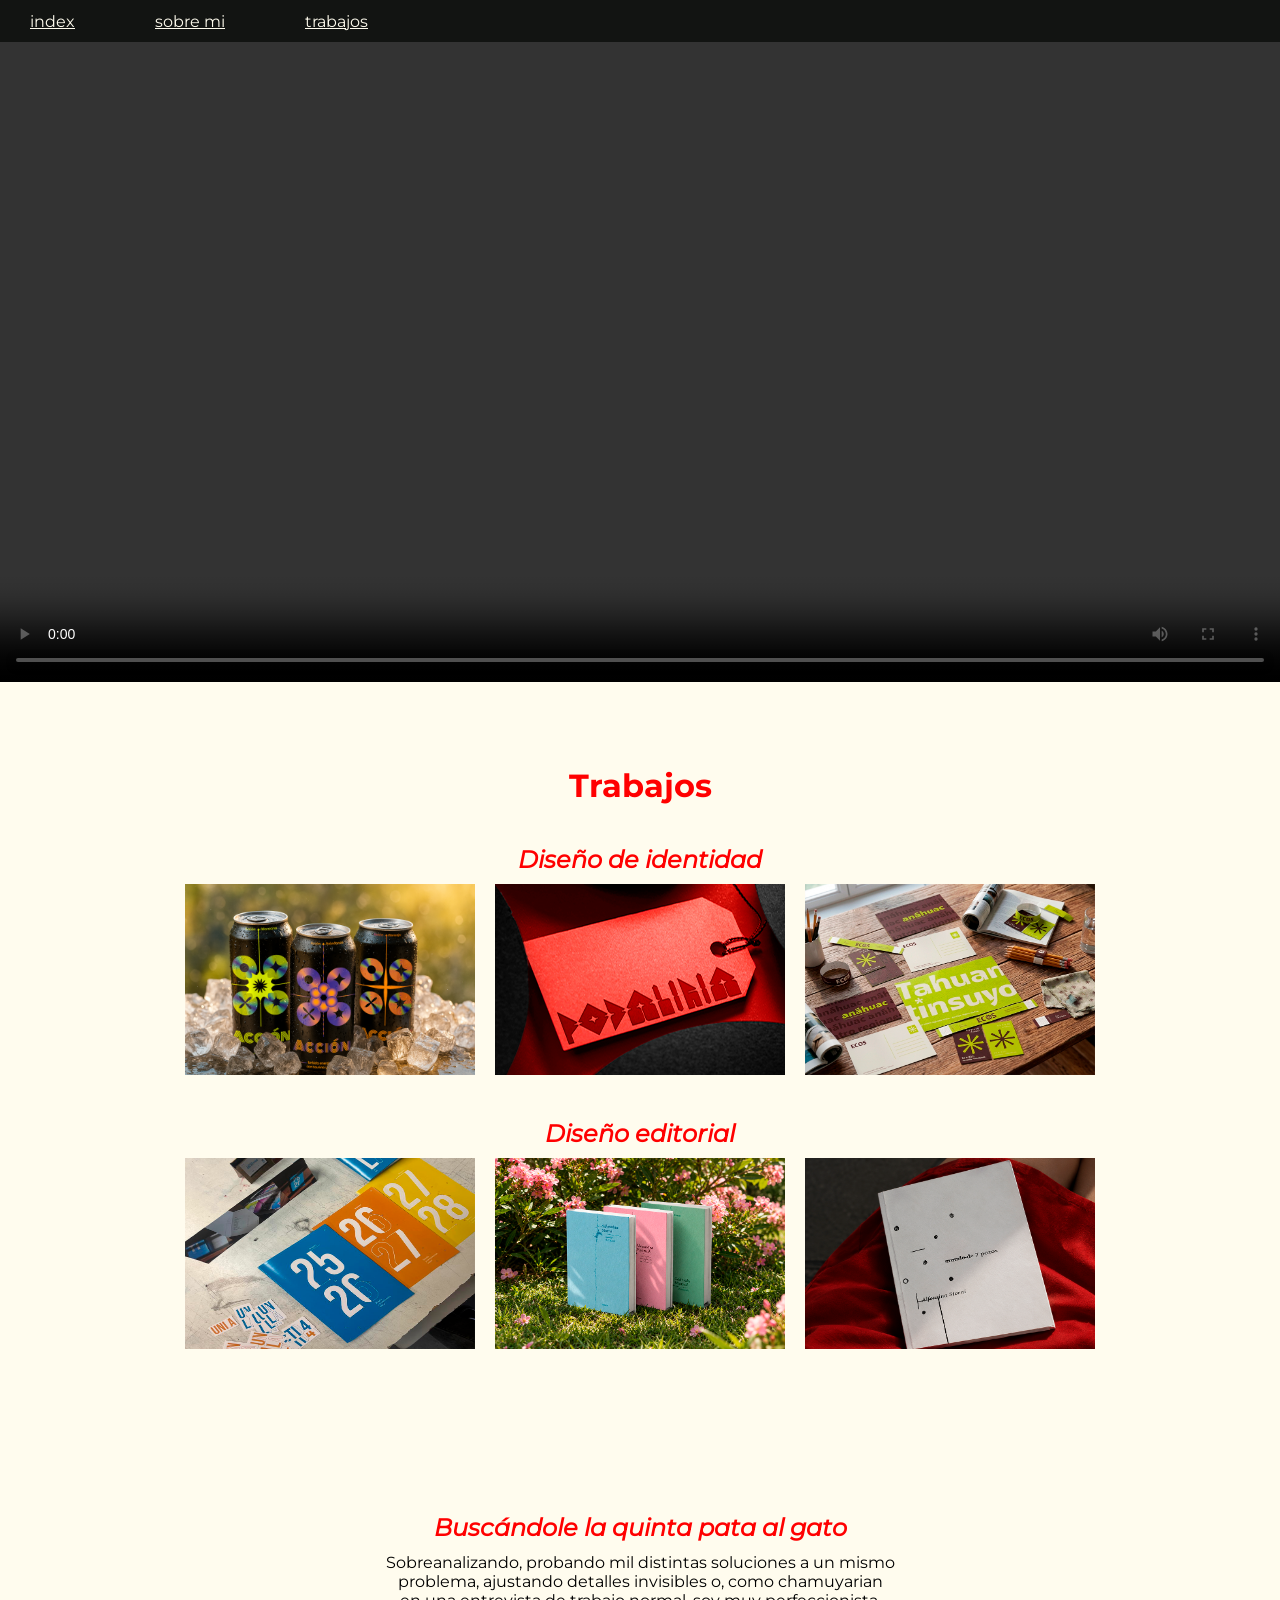
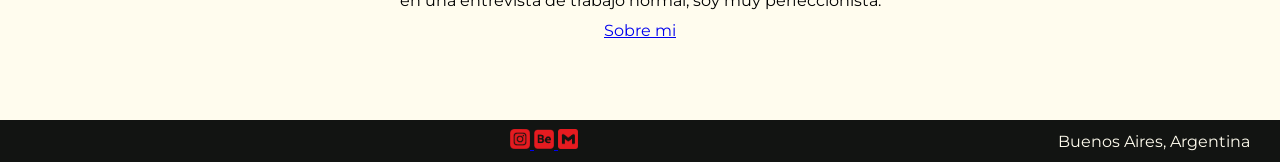
<file: index.html>
<!DOCTYPE HTML>
<html>

<head>
    <meta charset="utf-8" />
    <title>Mi portafolio</title>
    <link rel="stylesheet" href="estilo.css">
    <link rel="icon" type="img" href="img/favicon.png">
</head>

<body>
    <header>
        <nav class="navportfolio">
            <a href="index.html">index</a>
            <a href="sobremi.html">sobre mi</a>
            <a href="accion.html">trabajos</a>
        </nav>
    </header>
    <main>
        <section class="hiro">
            <video src="Video/haciendo-un-poco-de-mucho.mp4" controls autoplay width="1920" height="1080">
            </video>
        </section>


        <section class="trabajos">
            <h1>Trabajos</h1>
            <h2>Diseño de identidad</h2>
            <article class="identidad">
                <a href="accion.html">
                    <img src="img/packagings.png" alt="lata de bebida energizante" height="191px" width="290px">
                </a>
                <a href="marcaderopa.html">
                    <img src="img/podaliria-etiqueta.png" alt="etiqueta de ropa" height="191" width="290">
                </a>
                <a href="encuentrocultural.html">
                    <img src="img/encuentro.png" alt="encuentro cultural" height="191" width="290">
                </a>
            </article>

            <h2>Diseño editorial</h2>
            <article class="editorial">
                <a href="anuario.html">
                    <img src="img/anuarios2.png" alt="Anuarios de la UNLa" height="191" width="290">
                </a>
                <a href="coleccion.html">
                    <img src="img/coleccion-uno.png" alt="Colección de libros" height="191" width="290">
                </a>
                <a href="libro.html">
                    <img src="img/libro-uno.png" alt="libro mundode 7 pozos" height="191" width="290">
                </a>
            </article>
        </section>

        <section class="bienvenida">

            <h2>Buscándole la quinta pata al gato</h2>
            <p>Sobreanalizando, probando mil distintas soluciones a un mismo problema, ajustando detalles invisibles
                o,
                como chamuyarian en una entrevista de trabajo normal, soy muy perfeccionista.</p>

            <article class="button">
                <a href="sobremi.html">
                    <p>Sobre mi</p>
                </a>
                <a href="sobremi.html">

        </section>

    </main>

    <footer>
        <div>
            <a href="https://www.instagram.com/haciendounpocodemucho/">
                <img src="img/instagram.png" alt="instagram" height="20px" width="20px">
            </a>
            <a href="https://www.behance.net/rocomartinez4">
                <img src="img/behance.png" alt="behance" height="20px" width="20px">
            </a>
            <a href="https://mail.google.com/mail/u/0/#inbox">
                <img src="img/gmail.png" alt="mail" height="20px" width="20px">
            </a>
        </div>
        <a>Buenos Aires, Argentina</a>
    </footer>
</body>

</html>
</file>
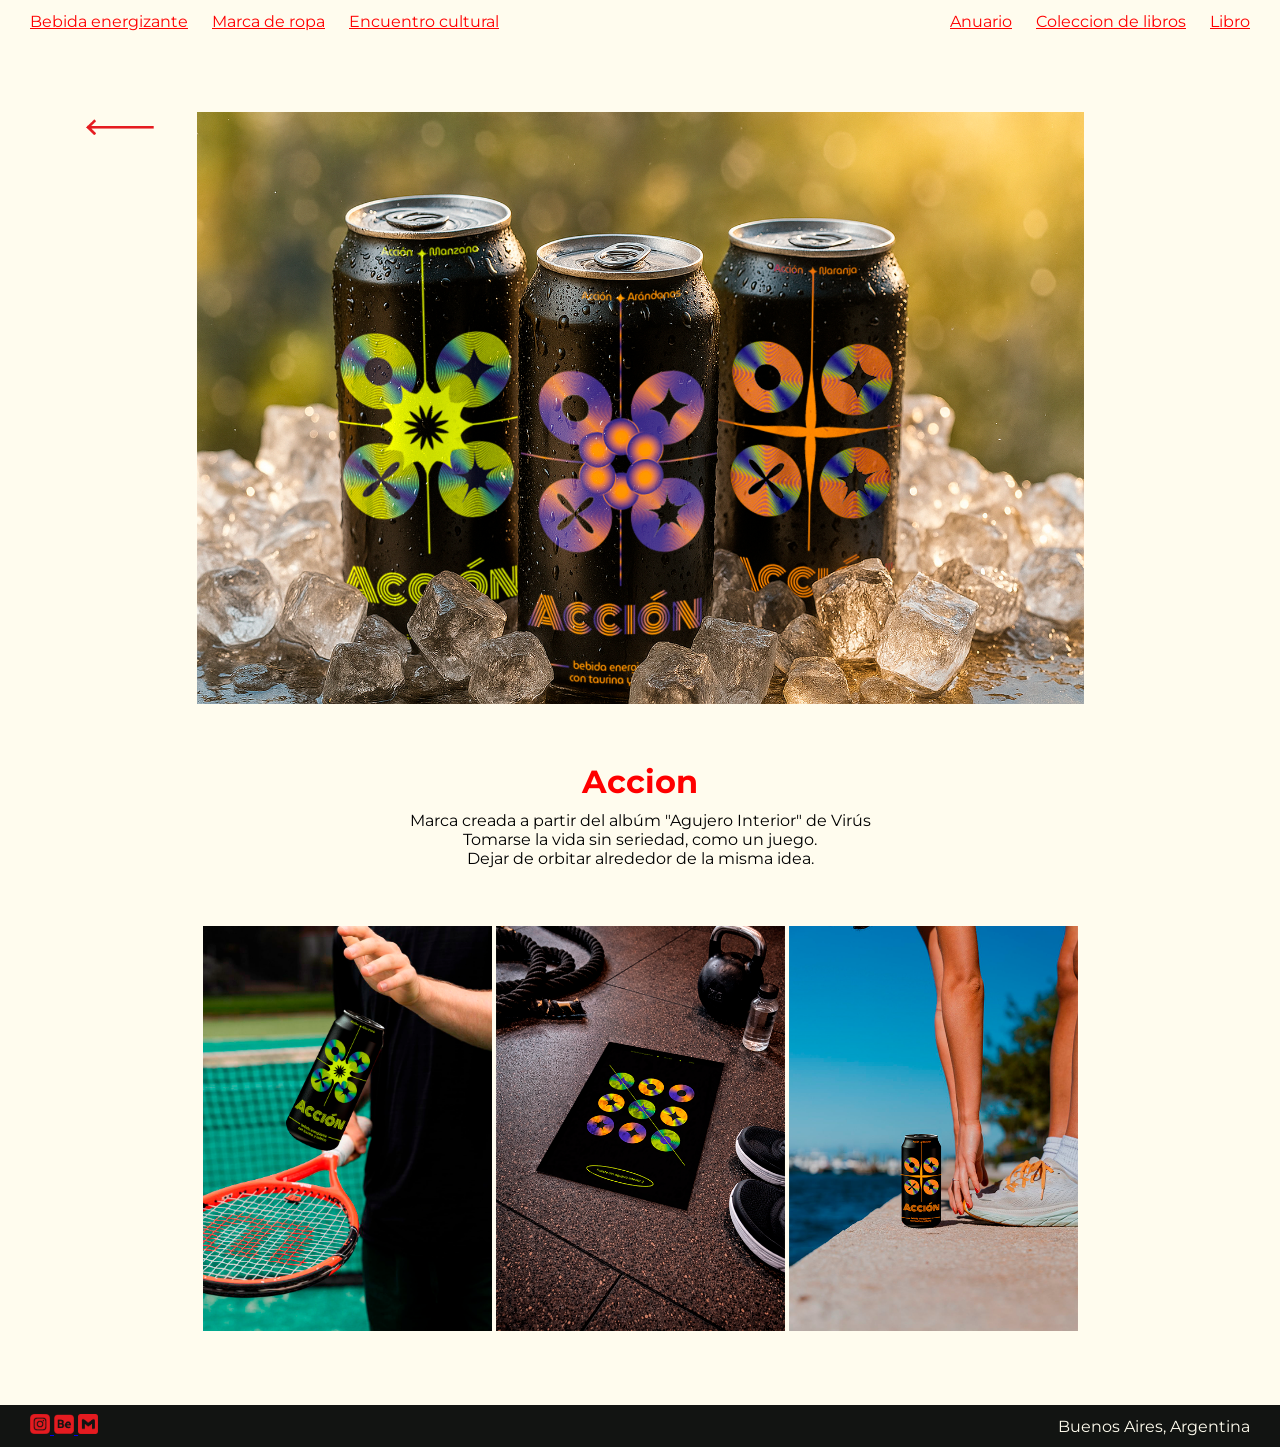
<file: accion.html>
<!DOCTYPE HTML>
<html>

<head>
    <meta charset="utf-8" />
    <title>accion</title>
    <link rel="stylesheet" href="estilo.css">
    <link rel="icon" type="img" href="img/favicon.png">
</head>

<body>
    <header>
        <nav class="galeria">
            <div id="trabajoidentidad">
                <a href="accion.html">Bebida energizante</a>
                <a href="marcaderopa.html">Marca de ropa</a>
                <a href="encuentrocultural.html">Encuentro cultural</a>
            </div>
            <div id="trabajoeditorial">
                <a href="anuario.html">Anuario</a>
                <a href="coleccion.html">Coleccion de libros</a>
                <a href="libro.html">Libro</a>
            </div>
        </nav>
    </header>
    <main>
        <section class="mainaccion">
            <article class="hiroaccion">
                <a href="index.html">
                    <img src="img/flecha-02-02-02.png" width="70px" height="20px">
                </a>
                <img src="img/packagings.png" width="887px" height="592px">
            </article>
            <article class="accion">
                <h1>Accion</h1>
                <p>Marca creada a partir del albúm "Agujero Interior" de Virús</p>
                <p>Tomarse la vida sin seriedad, como un juego.</p>
                <p>Dejar de orbitar alrededor de la misma idea.</p>
            </article>
            <article class="imagenes">
                <img src="img/accion-uno.png" width="289px" height="405px">
                <img src="img/accion-tres.png" width="289px" height="405px">
                <img src="img/accion-dos.png" width="289px" height="405px">
            </article>
        </section>

    </main>
    <footer>
        <div>
            <a href="https://www.instagram.com/haciendounpocodemucho/">
                <img src="img/instagram.png" alt="instagram" height="20px" width="20px">
            </a>
            <a href="https://www.behance.net/rocomartinez4">
                <img src="img/behance.png" alt="behance" height="20px" width="20px">
            </a>
            <a href="https://mail.google.com/mail/u/0/#inbox">
                <img src="img/gmail.png" alt="mail" height="20px" width="20px">
            </a>
        </div>
        <a>Buenos Aires, Argentina</a>
    </footer>
</body>

</html>
</file>
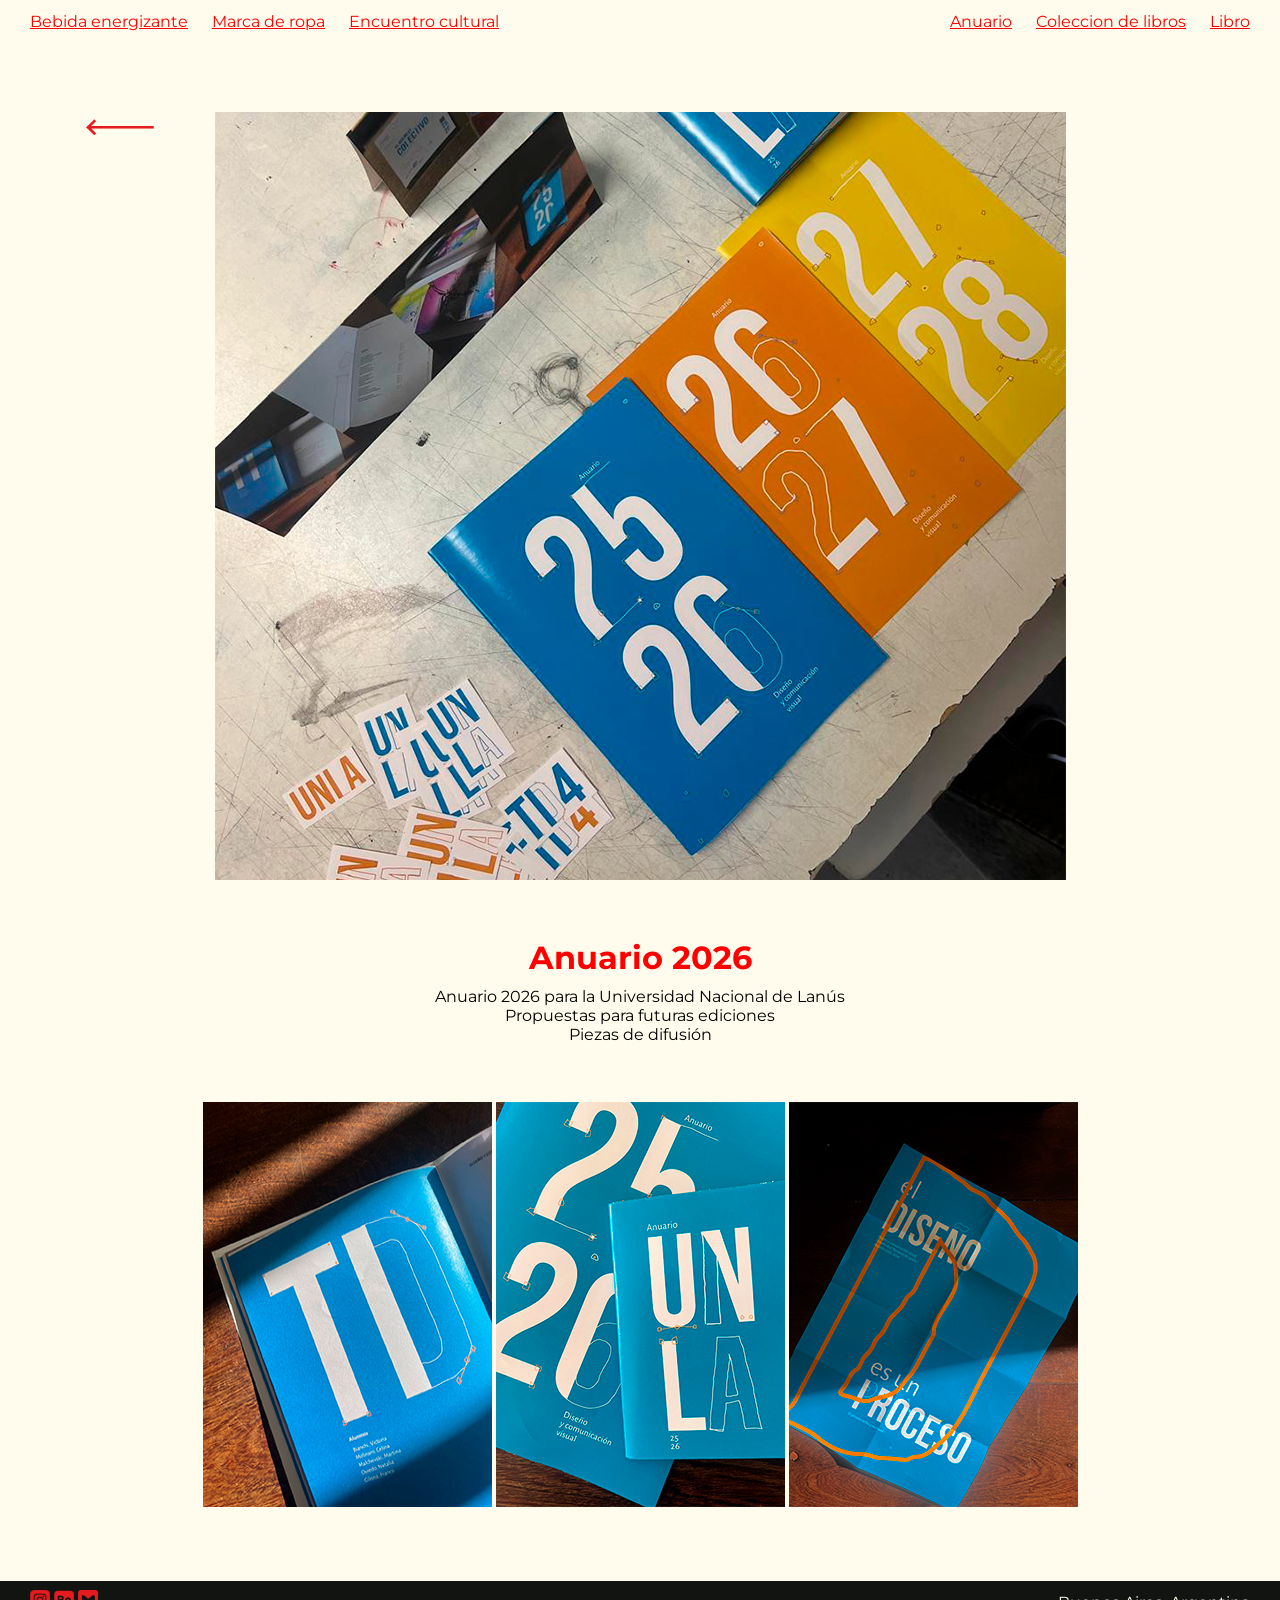
<file: anuario.html>
<!DOCTYPE HTML>
<html>

<head>
    <meta charset="utf-8" />
    <title>accion</title>
    <link rel="stylesheet" href="estilo.css">
    <link rel="icon" type="img" href="img/favicon.png">
</head>

<body>
    <header>
        <nav class="galeria">
            <div id="trabajoidentidad">
                <a href="accion.html">Bebida energizante</a>
                <a href="marcaderopa.html">Marca de ropa</a>
                <a href="encuentrocultural.html">Encuentro cultural</a>
            </div>
            <div id="trabajoeditorial">
                <a href="Accion">Anuario</a>
                <a href="coleccion.html">Coleccion de libros</a>
                <a href="libro.html">Libro</a>
            </div>
        </nav>
    </header>
    <main>
        <section class="mainaccion">
            <article class="hiroaccion">
                <a href="index.html">
                    <img src="img/flecha-02-02-02.png" width="70px" height="20px">
                </a>
                <img src="img/anuarios2.png" width="851px" height="768x">
            </article>
            <article class="accion">
                <h1>Anuario 2026</h1>
                <p>Anuario 2026 para la Universidad Nacional de Lanús</p>
                <p>Propuestas para futuras ediciones</p>
                <p>Piezas de difusión</p>
            </article>
            <article class="imagenes">
                <img src="img/anuario-uno.png" width="289px" height="405px">
                <img src="img/anuario-dos.png" width="289px" height="405px">
                <img src="img/anuario-tres.png" width="289px" height="405px">
            </article>
        </section>

    </main>
    <footer>
        <div>
            <a href="https://www.instagram.com/haciendounpocodemucho/">
                <img src="img/instagram.png" alt="instagram" height="20px" width="20px">
            </a>
            <a href="https://www.behance.net/rocomartinez4">
                <img src="img/behance.png" alt="behance" height="20px" width="20px">
            </a>
            <a href="https://mail.google.com/mail/u/0/#inbox">
                <img src="img/gmail.png" alt="mail" height="20px" width="20px">
            </a>
        </div>
        <a>Buenos Aires, Argentina</a>
    </footer>
</body>

</html>
</file>
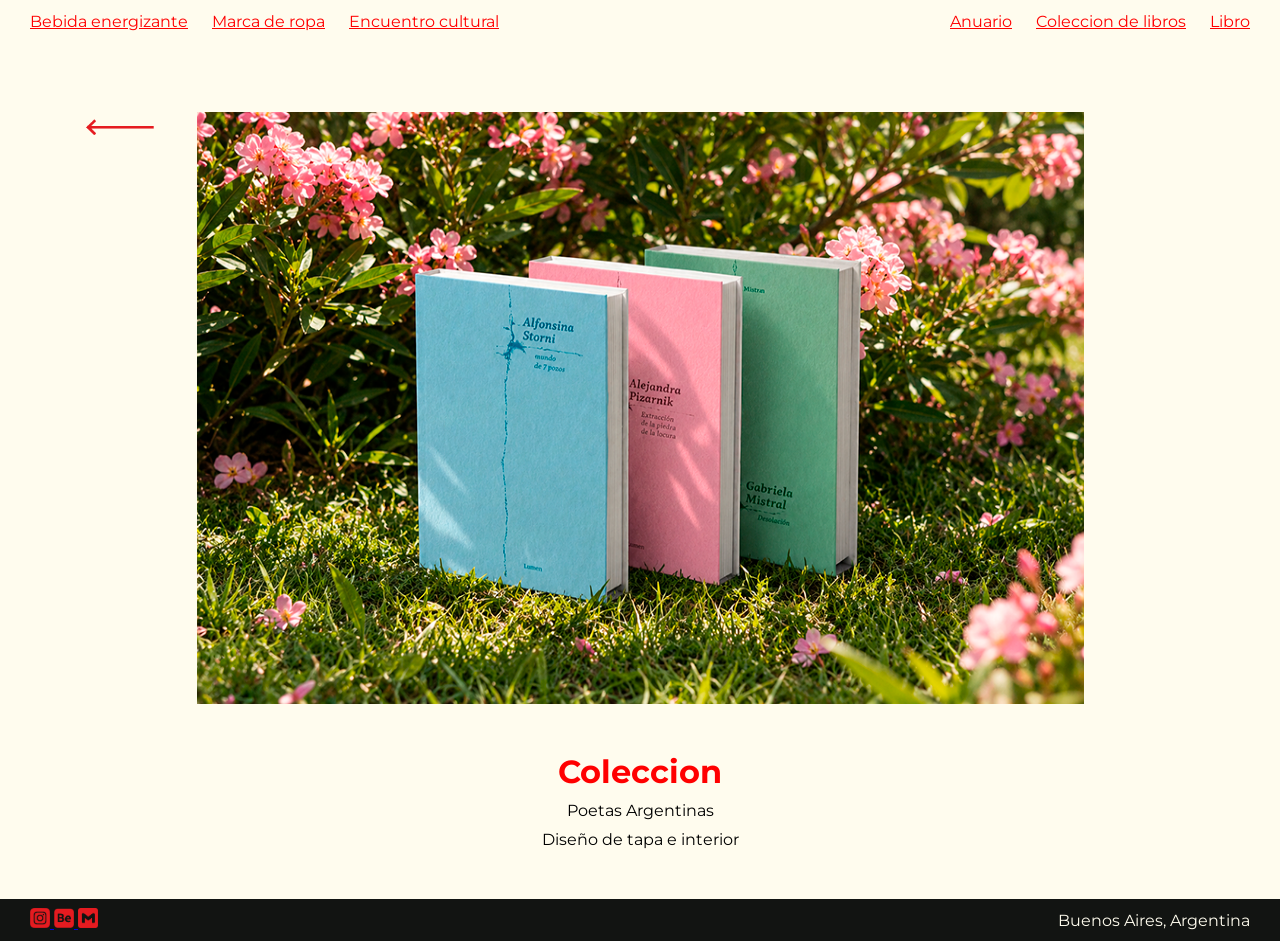
<file: coleccion.html>
<!DOCTYPE HTML>
<html>

<head>
    <meta charset="utf-8" />
    <title>accion</title>
    <link rel="stylesheet" href="estilo.css">
    <link rel="icon" type="img" href="img/favicon.png">
</head>

<body>
    <header>
        <nav class="galeria">
            <div id="trabajoidentidad">
                <a href="Accion">Bebida energizante</a>
                <a href="marcaderopa.html">Marca de ropa</a>
                <a href="encuentrocultural.html">Encuentro cultural</a>
            </div>
            <div id="trabajoeditorial">
                <a href="anuario.html">Anuario</a>
                <a href="coleccion.html">Coleccion de libros</a>
                <a href="libro.html">Libro</a>
            </div>
        </nav>
    </header>
    <main>
        <section class="mainaccion">
            <article class="hiroaccion">
                <a href="index.html">
                    <img src="img/flecha-02-02-02.png" width="70px" height="20px">
                </a>
                <img src="img/coleccion-uno.png" width="887px" height="592px">
            </article>
            <article class="Ecos">
                <h1>Coleccion</h1>
                <p>Poetas Argentinas</p>
                <p>Diseño de tapa e interior
                </p>
            </article>
        </section>

    </main>
    <footer>
        <div>
            <a href="https://www.instagram.com/haciendounpocodemucho/">
                <img src="img/instagram.png" alt="instagram" height="20px" width="20px">
            </a>
            <a href="https://www.behance.net/rocomartinez4">
                <img src="img/behance.png" alt="behance" height="20px" width="20px">
            </a>
            <a href="https://mail.google.com/mail/u/0/#inbox">
                <img src="img/gmail.png" alt="mail" height="20px" width="20px">
            </a>
        </div>
        <a>Buenos Aires, Argentina</a>
    </footer>
</body>

</html>
</file>
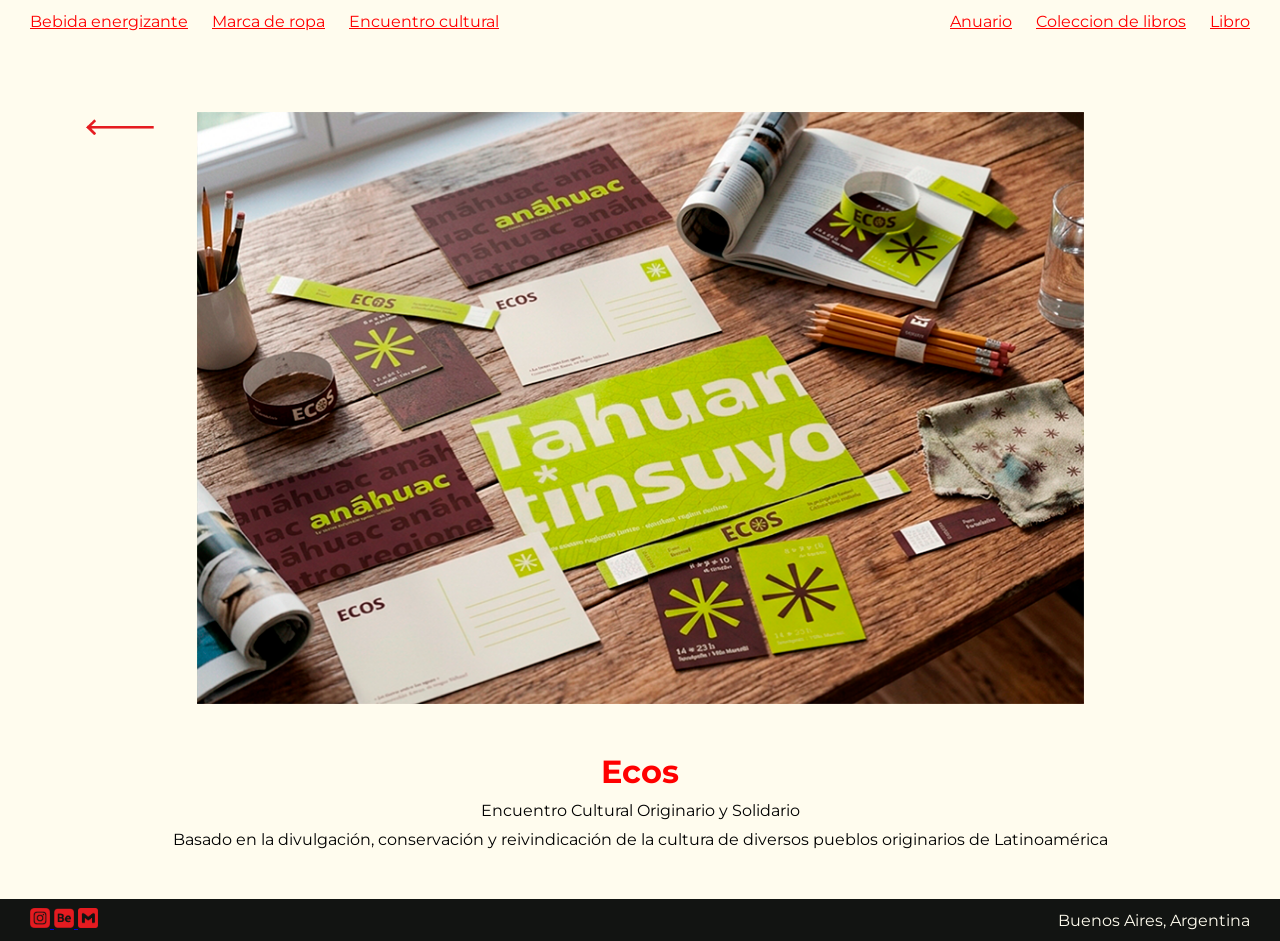
<file: encuentrocultural.html>
<!DOCTYPE HTML>
<html>

<head>
    <meta charset="utf-8" />
    <title>accion</title>
    <link rel="stylesheet" href="estilo.css">
    <link rel="icon" type="img" href="img/favicon.png">
</head>

<body>
    <header>
        <nav class="galeria">
            <div id="trabajoidentidad">
                <a href="Accion">Bebida energizante</a>
                <a href="marcaderopa.html">Marca de ropa</a>
                <a href="encuentrocultural.html">Encuentro cultural</a>
            </div>
            <div id="trabajoeditorial">
                <a href="anuario.html">Anuario</a>
                <a href="coleccion.html">Coleccion de libros</a>
                <a href="libro.html">Libro</a>
            </div>
        </nav>
    </header>
    <main>
        <section class="mainaccion">
            <article class="hiroaccion">
                <a href="index.html">
                    <img src="img/flecha-02-02-02.png" width="70px" height="20px">
                </a>
                <img src="img/encuentro.png" width="887px" height="592px">
            </article>
            <article class="Ecos">
                <h1>Ecos</h1>
                <p>Encuentro Cultural Originario y Solidario</p>
                <p> Basado en la divulgación, conservación y reivindicación de la cultura de diversos pueblos
                    originarios de Latinoamérica </p>
            </article>
        </section>

    </main>
    <footer>
        <div>
            <a href="https://www.instagram.com/haciendounpocodemucho/">
                <img src="img/instagram.png" alt="instagram" height="20px" width="20px">
            </a>
            <a href="https://www.behance.net/rocomartinez4">
                <img src="img/behance.png" alt="behance" height="20px" width="20px">
            </a>
            <a href="https://mail.google.com/mail/u/0/#inbox">
                <img src="img/gmail.png" alt="mail" height="20px" width="20px">
            </a>
        </div>
        <a>Buenos Aires, Argentina</a>
    </footer>
</body>

</html>
</file>
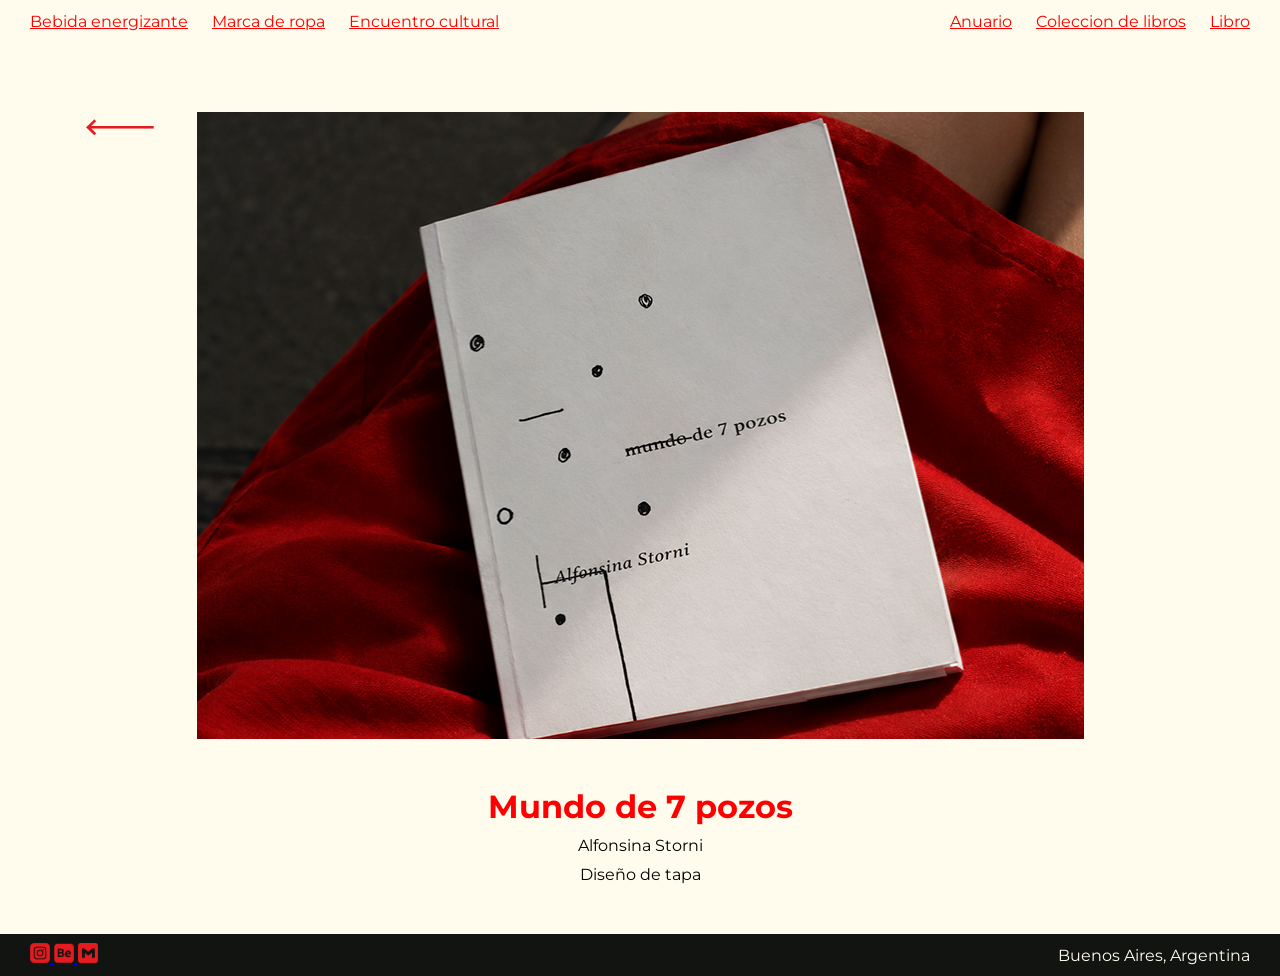
<file: libro.html>
<!DOCTYPE HTML>
<html>

<head>
    <meta charset="utf-8" />
    <title>accion</title>
    <link rel="stylesheet" href="estilo.css">
    <link rel="icon" type="img" href="img/favicon.png">
</head>

<body>
    <header>
        <nav class="galeria">
            <div id="trabajoidentidad">
                <a href="Accion">Bebida energizante</a>
                <a href="marcaderopa.html">Marca de ropa</a>
                <a href="encuentrocultural.html">Encuentro cultural</a>
            </div>
            <div id="trabajoeditorial">
                <a href="anuario.html">Anuario</a>
                <a href="coleccion.html">Coleccion de libros</a>
                <a href="libro.html">Libro</a>
            </div>
        </nav>
    </header>
    <main>
        <section class="mainaccion">
            <article class="hiroaccion">
                <a href="index.html">
                    <img src="img/flecha-02-02-02.png" width="70px" height="20px">
                </a>
                <img src="img/libro-uno.png" width="887px" height="627px">
            </article>
            <article class="Ecos">
                <h1>Mundo de 7 pozos</h1>
                <p>Alfonsina Storni</p>
                <p>Diseño de tapa
                </p>
            </article>
        </section>

    </main>
    <footer>
        <div>
            <a href="https://www.instagram.com/haciendounpocodemucho/">
                <img src="img/instagram.png" alt="instagram" height="20px" width="20px">
            </a>
            <a href="https://www.behance.net/rocomartinez4">
                <img src="img/behance.png" alt="behance" height="20px" width="20px">
            </a>
            <a href="https://mail.google.com/mail/u/0/#inbox">
                <img src="img/gmail.png" alt="mail" height="20px" width="20px">
            </a>
        </div>
        <a>Buenos Aires, Argentina</a>
    </footer>
</body>

</html>
</file>
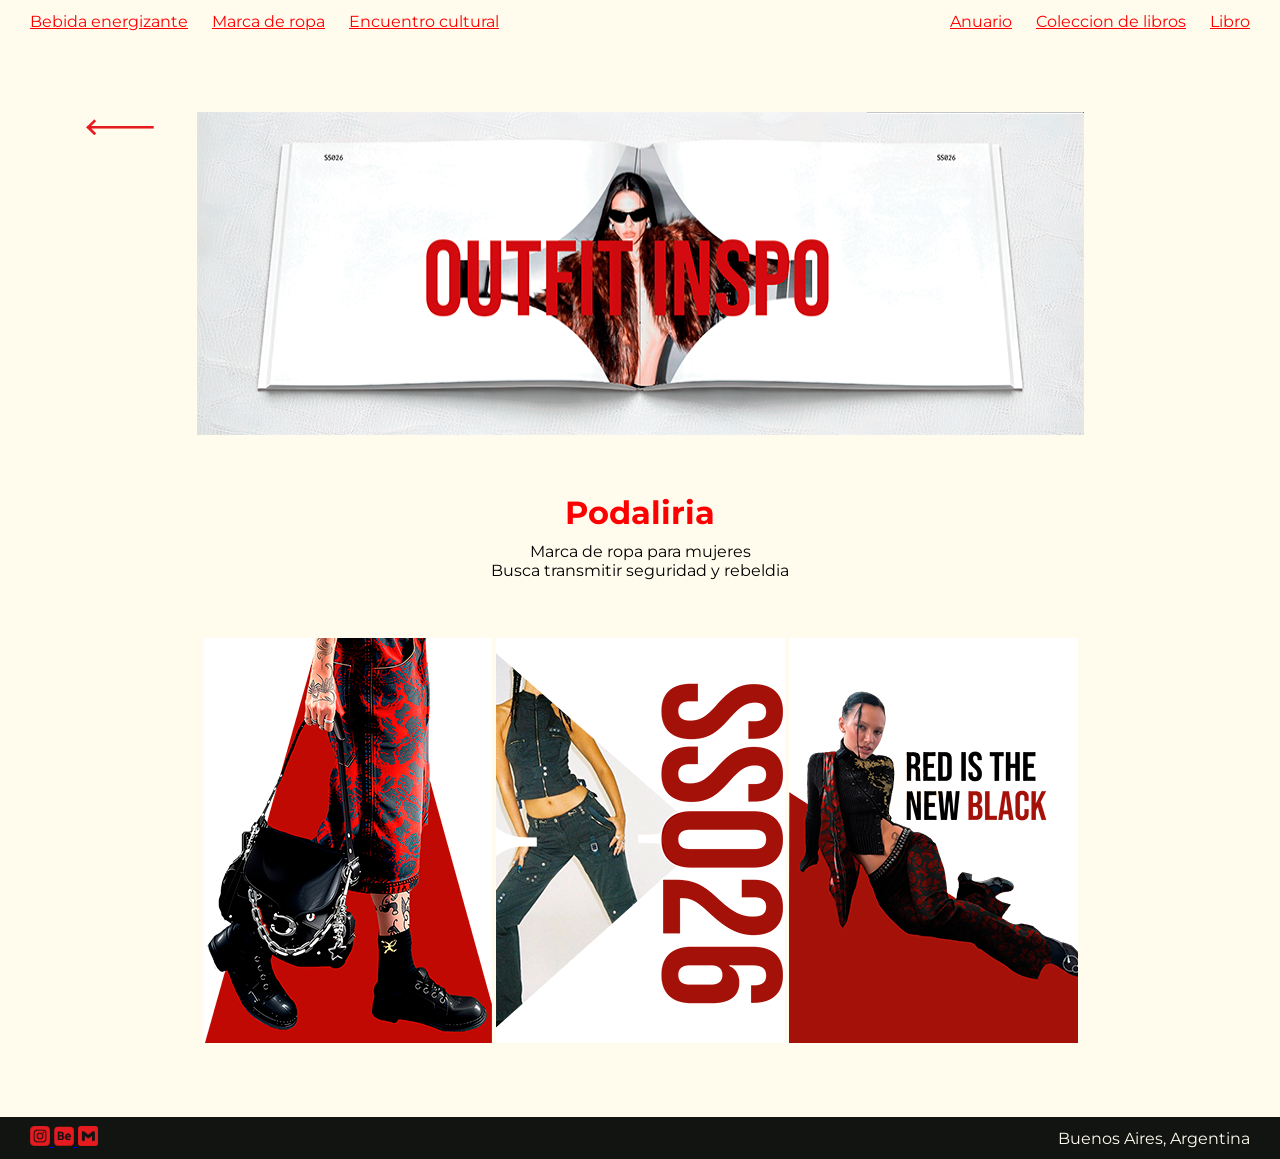
<file: marcaderopa.html>
<!DOCTYPE HTML>
<html>

<head>
    <meta charset="utf-8" />
    <title>accion</title>
    <link rel="stylesheet" href="estilo.css">
    <link rel="icon" type="img" href="img/favicon.png">
</head>

<body>
    <header>
        <nav class="galeria">
            <div id="trabajoidentidad">
                <a href="accion.html">Bebida energizante</a>
                <a href="marcaderopa.html">Marca de ropa</a>
                <a href="encuentrocultural.html">Encuentro cultural</a>
            </div>
            <div id="trabajoeditorial">
                <a href="anuario.html">Anuario</a>
                <a href="coleccion.html">Coleccion de libros</a>
                <a href="libro.html">Libro</a>
            </div>
        </nav>
    </header>
    <main>
        <section class="mainaccion">
            <article class="hiroaccion">
                <a href="index.html">
                    <img src="img/flecha-02-02-02.png" width="70px" height="20px">
                </a>
                <img src="img/marca.png" width="887px" height="323x">
            </article>
            <article class="accion">
                <h1>Podaliria</h1>
                <p>Marca de ropa para mujeres</p>
                <p>Busca transmitir seguridad y rebeldia</p>
            </article>
            <article class="imagenes">
                <img src="img/marca-uno.png" width="289px" height="405px">
                <img src="img/marca-tres.png" width="289px" height="405px">
                <img src="img/marca-dos.png" width="289px" height="405px">
            </article>
        </section>

    </main>
    <footer>
        <div>
            <a href="https://www.instagram.com/haciendounpocodemucho/">
                <img src="img/instagram.png" alt="instagram" height="20px" width="20px">
            </a>
            <a href="https://www.behance.net/rocomartinez4">
                <img src="img/behance.png" alt="behance" height="20px" width="20px">
            </a>
            <a href="https://mail.google.com/mail/u/0/#inbox">
                <img src="img/gmail.png" alt="mail" height="20px" width="20px">
            </a>
        </div>
        <a>Buenos Aires, Argentina</a>
    </footer>
</body>

</html>
</file>
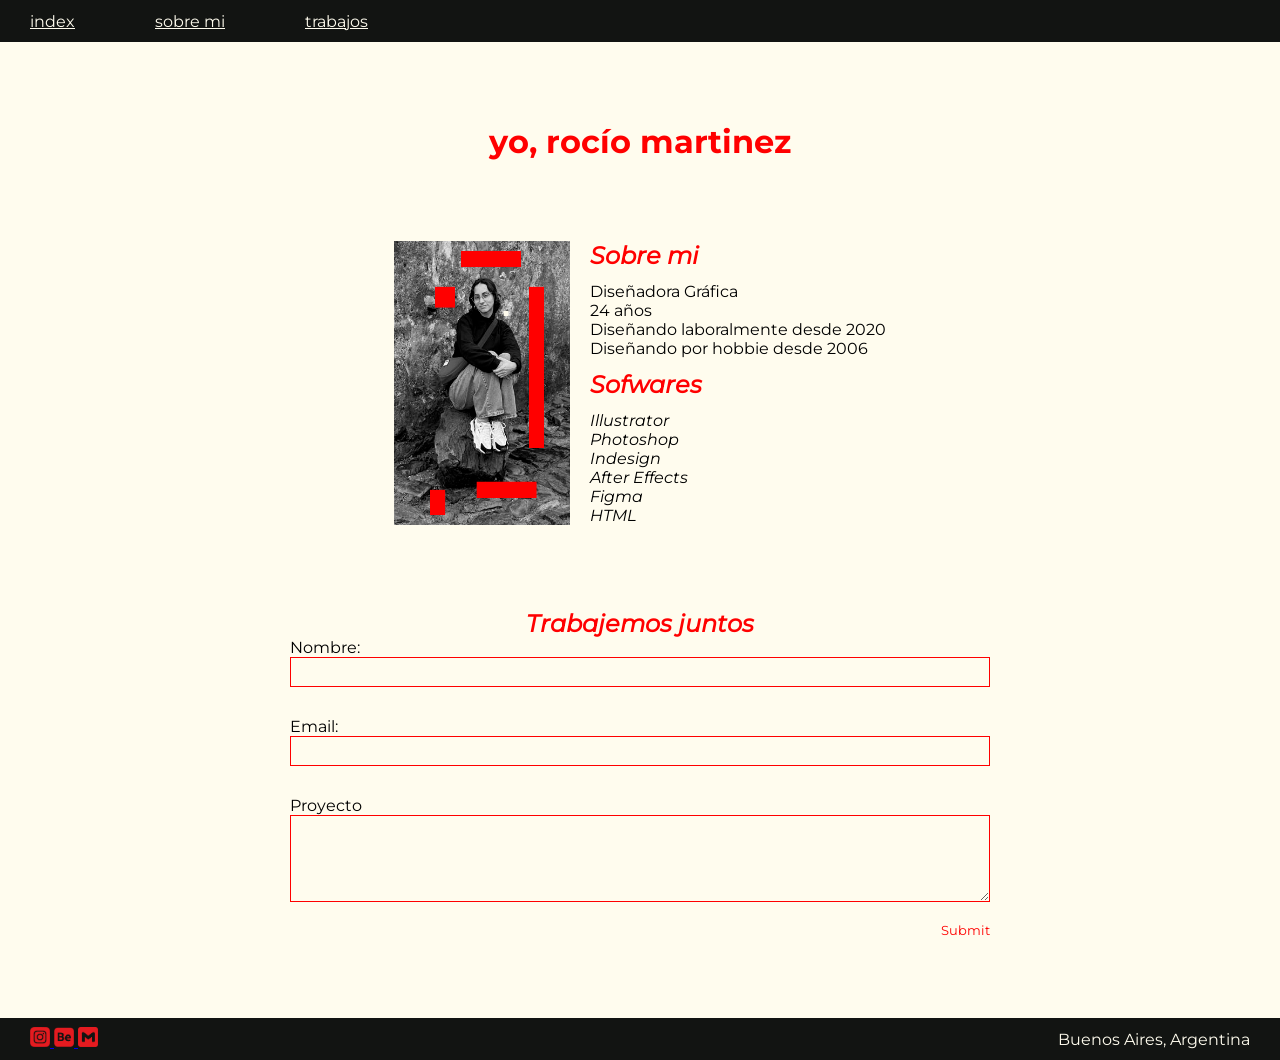
<file: sobremi.html>
<!DOCTYPE html>
<html>

<head>
    <meta charset="utf-8">
    <title>Sobre mi</title>
    <link rel="stylesheet" href="estilo.css">
    <link rel="icon" type="img" href="img/favicon.png">
</head>

<body>
    <header>
        <nav class="navportfolio">
            <a href="index.html">index</a>
            <a href="sobremi.html">sobre mi</a>
            <a href="accion.html">trabajos</a>
        </nav>
    </header>
    <main>
        <div id="yo">
            <h1>yo, rocío martinez</h1>
        </div>
        <section class="mainsobremi">
            <article class=imagensobremi>
                <img src="img/rocio.png" height="284px" width="176px" alt="Foto de Rocio">
            </article>
            <article class="softwares">
                <h2>Sobre mi</h2>
                <div>
                    <p>Diseñadora Gráfica</p>
                    <p>24 años</p>
                    <p>Diseñando laboralmente desde 2020</p>
                    <p>Diseñando por hobbie desde 2006</p>
                </div>

                <h2>Sofwares</h2>
                <div>
                    <ul>
                        <li>Illustrator</li>
                        <li>Photoshop</li>
                        <li>Indesign</li>
                        <li>After Effects</li>
                        <li>Figma</li>
                        <li>HTML</li>
                    </ul>
                </div>
            </article>
        </section>
        <section class="trabajemos">
            <h2>Trabajemos juntos</h2>
            <form method="post" action="mailto:ro.martinez2560@gmail.com?subject=email enviado desde el formulario"
                target="_blank" enctype="text/plain">

                <label for="Nombre"> Nombre:</label>
                <input type="text" name="Nombre" id="Nombre" maxlength="30">

                <label for="Email"> Email:</label>
                <input type="text" name="Email" id="Email" maxlength="30">

                <Label for="proyecto">Proyecto</Label>
                <textarea name="proyecto" id="proyecto"></textarea>

                <input type="submit">

            </form>
        </section>
    </main>

    <footer>
        <div>
            <a href="https://www.instagram.com/haciendounpocodemucho/">
                <img src="img/instagram.png" alt="instagram" height="20px" width="20px">
            </a>
            <a href="https://www.behance.net/rocomartinez4">
                <img src="img/behance.png" alt="behance" height="20px" width="20px">
            </a>
            <a href="https://mail.google.com/mail/u/0/#inbox">
                <img src="img/gmail.png" alt="mail" height="20px" width="20px">
            </a>
        </div>
        <a>Buenos Aires, Argentina</a>
    </footer>
</body>

</html>
</file>
<file: estilo.css>
/* CSS DOCUMENT */
@charset "UTF-8";

@font-face {
    font-family: 'Bebas Neue';
    src: url(fuentes/BebasNeue-Regular.ttf) format(truetype);
    font-weight: normal;
    font-style: normal;
}

@font-face {
    font-family: 'Montserrat regular';
    src: url(fuentes/Montserrat-Regular.ttf) format(truetype);
    font-weight: normal;
    font-style: normal;
}

@font-face {
    font-family: 'Montserrat Italic';
    src: url(fuentes/Montserrat-Italic.ttf) format(truetype);
    font-weight: normal;
    font-style: italic;

}

@font-face {
    font-family: 'Montserrat Bold';
    src: url(fuentes/Montserrat-Bold.ttf) format(truetype);
    font-weight: bold;
    font-style: normal;
}

* {
    margin: 0;
    padding: 0;
    text-wrap: balance;
    box-sizing: border-box;
}

main {
    background-color: #FFFCEE;
}

h1 {
    font-family: 'Montserrat Bold';
    font-size: 2rem;
    color: #FF0000;
}

h2 {
    font-family: 'Montserrat Italic';
    font-size: 1.5rem;
    color: #FF0000;
}

p {
    font-family: 'Montserrat Regular';
    font-size: 1rem;
}

.navportfolio {
    background-color: #121412;
    font-family: 'Montserrat Regular';
    Font-size: 1rem;
    height: 42px;
    display: flex;
    align-content: center;
    align-items: center;
    gap: 80px;
    padding-left: 30px;
}

.galeria {
    font-family: 'Montserrat Regular';
    Font-size: 1rem;
    height: 42px;
    display: flex;
    align-items: center;
    padding-left: 30px;
    padding-right: 30px;
    background-color: #FFFCEE;
    justify-content: space-between;
    flex-wrap: wrap;
}

.galeria div {
    display: flex;
    gap: 24px;
}

.galeria a {
    color: #FF0000;

}

nav a {
    color: #FFFCEE;
}

#bienvenida {
    min-height: 300px
}

footer {
    background-color: #121412;
    font-family: 'Montserrat Regular';
    Font-size: 1rem;
    color: #FFFCEE;
    height: 42px;
    display: flex;
    align-items: center;
    gap: 80px;
    padding-left: 30px;
    justify-content: space-between;
    padding-right: 30px;
}


.softwares {
    text-align: left;
}

video {
    width: 100%;
    height: 100%;
}

.bienvenida {
    display: flex;
    flex-direction: column;
    gap: 11px;
    padding: 80px;
    text-align: center;
}

.bienvenida p {
    max-width: 600px;
    margin: 0 auto;
}

.trabajos h2 {
    margin-top: 40px;
    margin-bottom: 10px;
}

.trabajos {
    padding-top: 80px;
    text-align: center;
}

.identidad,
.editorial {
    display: flex;
    justify-content: center;
    gap: 20px;
    flex-wrap: wrap;
}

.editorial {
    padding-bottom: 80px;
}

.accion h1 {
    padding-bottom: 10px;
}

.accion {
    text-align: center;
    padding: 10px
}

.imagenes {
    padding-bottom: 70px;
    text-align: center;
}

.hiroaccion {
    position: relative;
    display: flex;
    justify-content: center;
}

.hiroaccion img:first-child {
    position: absolute;
    top: 5px;
    left: 85px;
}

.mainaccion {
    display: flex;
    flex-direction: column;
    gap: 48px;
    padding-top: 70px;
}

.hiroaccion {
    height: 100%;
    width: 100%; /*intente esto para volver responsive el hiro pero no pude*/
}


.softwares {
    font-family: 'Montserrat Italic';
    display: flex;
    flex-direction: column;
    gap: 12px;
}

.mainsobremi {
    display: flex;
    justify-content: center;
    gap: 20px;
}



ul {
    list-style: none;
}

main h1 {
    text-align: center;
}

#yo {
    padding-top: 80px;
    padding-bottom: 80px;
}

.trabajemos {
    padding-bottom: 80px;
    padding-top: 80px;
    text-align: center;
}



form {
    max-width: 700px;
    margin: auto;
    display: flex;
    flex-direction: column;
    text-align: left;
    font-family: 'Montserrat Regular';
}




input {
    align-self: flex-end;
    background: none;
    border: none;
    color: #FF0000;
    font-family: 'Montserrat Regular';

}

#proyecto {
    height: 87px;
    border: 1px solid red;
    background: transparent;
    margin-bottom: 20px;
    resize: vertical;
}

#Nombre,
#Email {
    align-self: normal;
    height: 30px;
    border: 1px solid red;
    background: transparent;
    margin-bottom: 30px;
}

.Ecos {
    text-align: center;
    display: flex;
    flex-direction: column;
    gap: 10px;
    padding-bottom: 50px;
}


@media screen and (max-width: 800px) {
    .navportfolio {
        display: flex;
        flex-direction: column;
        display: flex;
        height: 200px;
        gap: 10px;
        justify-content: space-evenly;

    }

    .galeria {
        justify-content: center;
        height: 80px;
    }

    #trabajoeditorial {
        display: flex;
        flex-direction: column;
        gap: 6px;
        align-items: center;
        position: relative;
        padding: 80px;
    }

    #trabajoidentidad {
        display: flex;
        flex-direction: column;
        position: absolute;
        gap: 6px;
        align-items: center;
    }

    .imagenes,
    .identidad,
    .editorial {
        display: flex;
        flex-direction: column;
        gap: 5px;
        align-items: center;
    }

}
</file>
